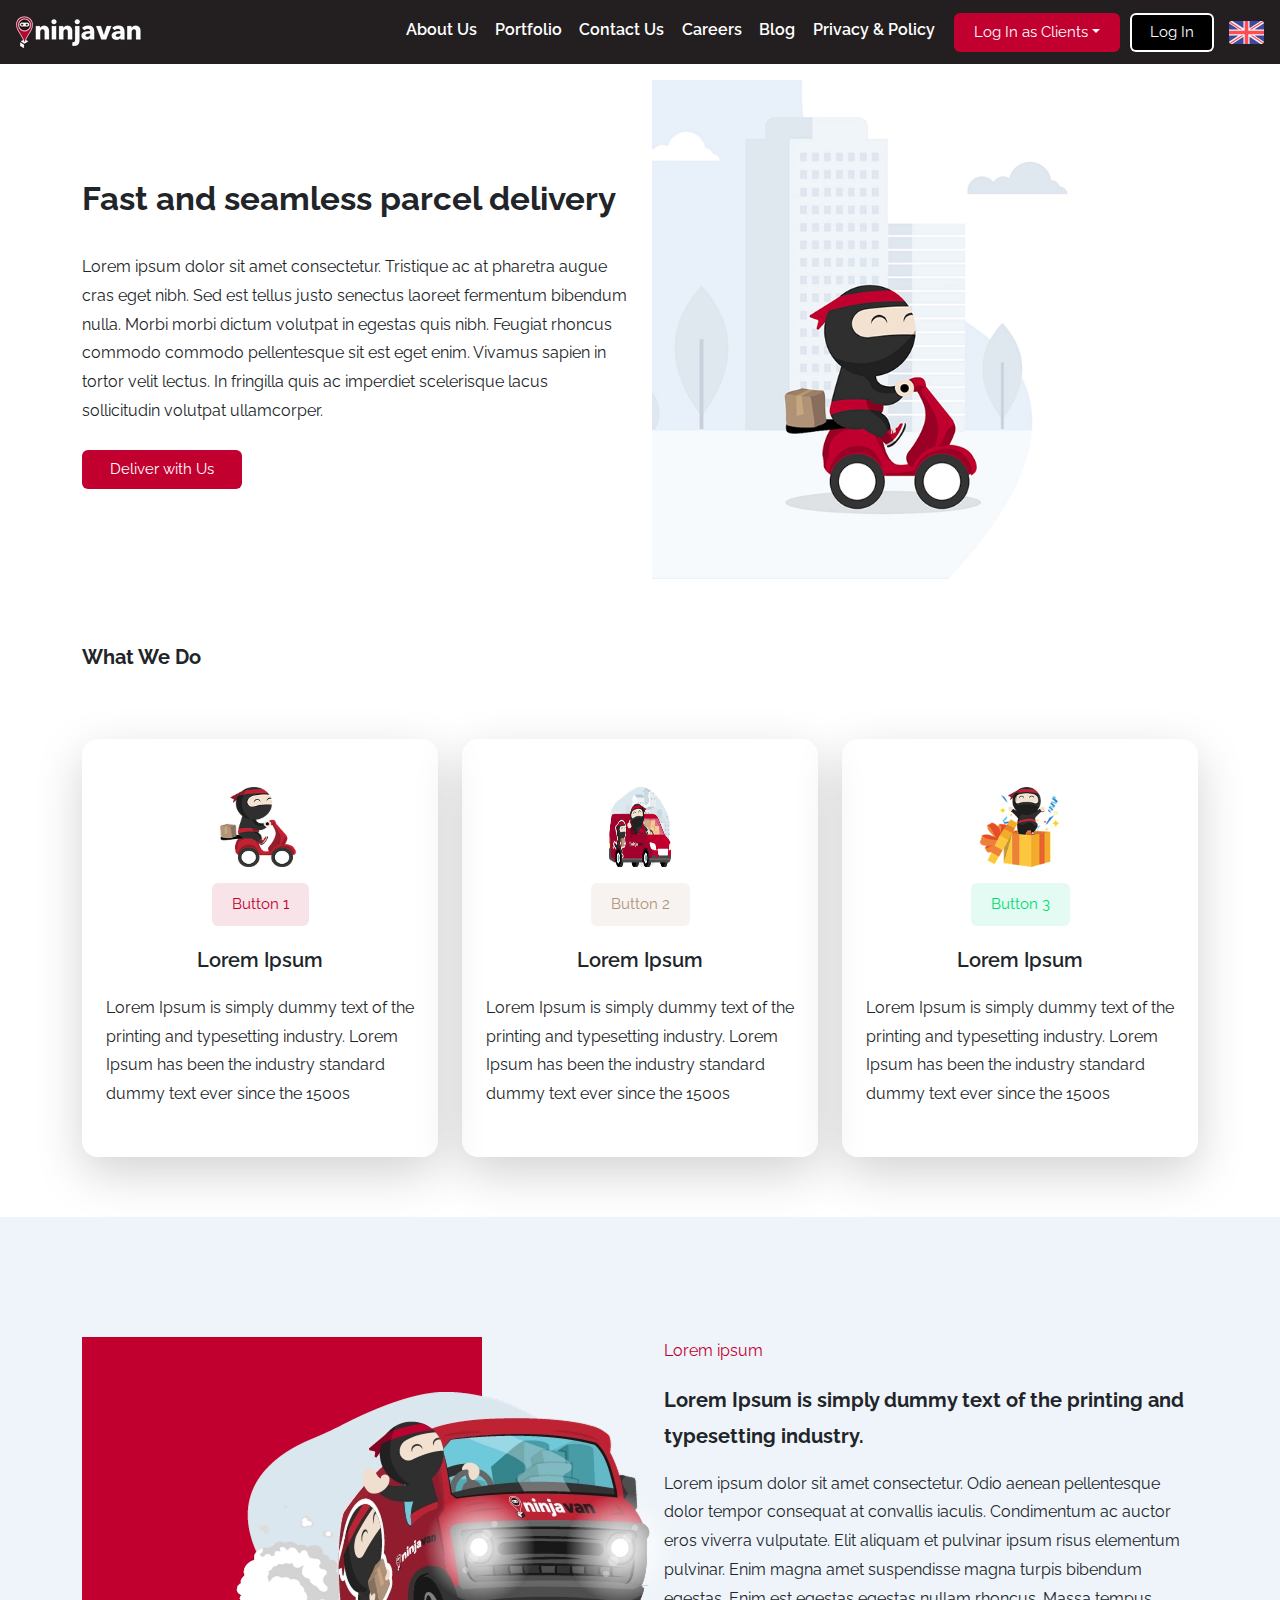
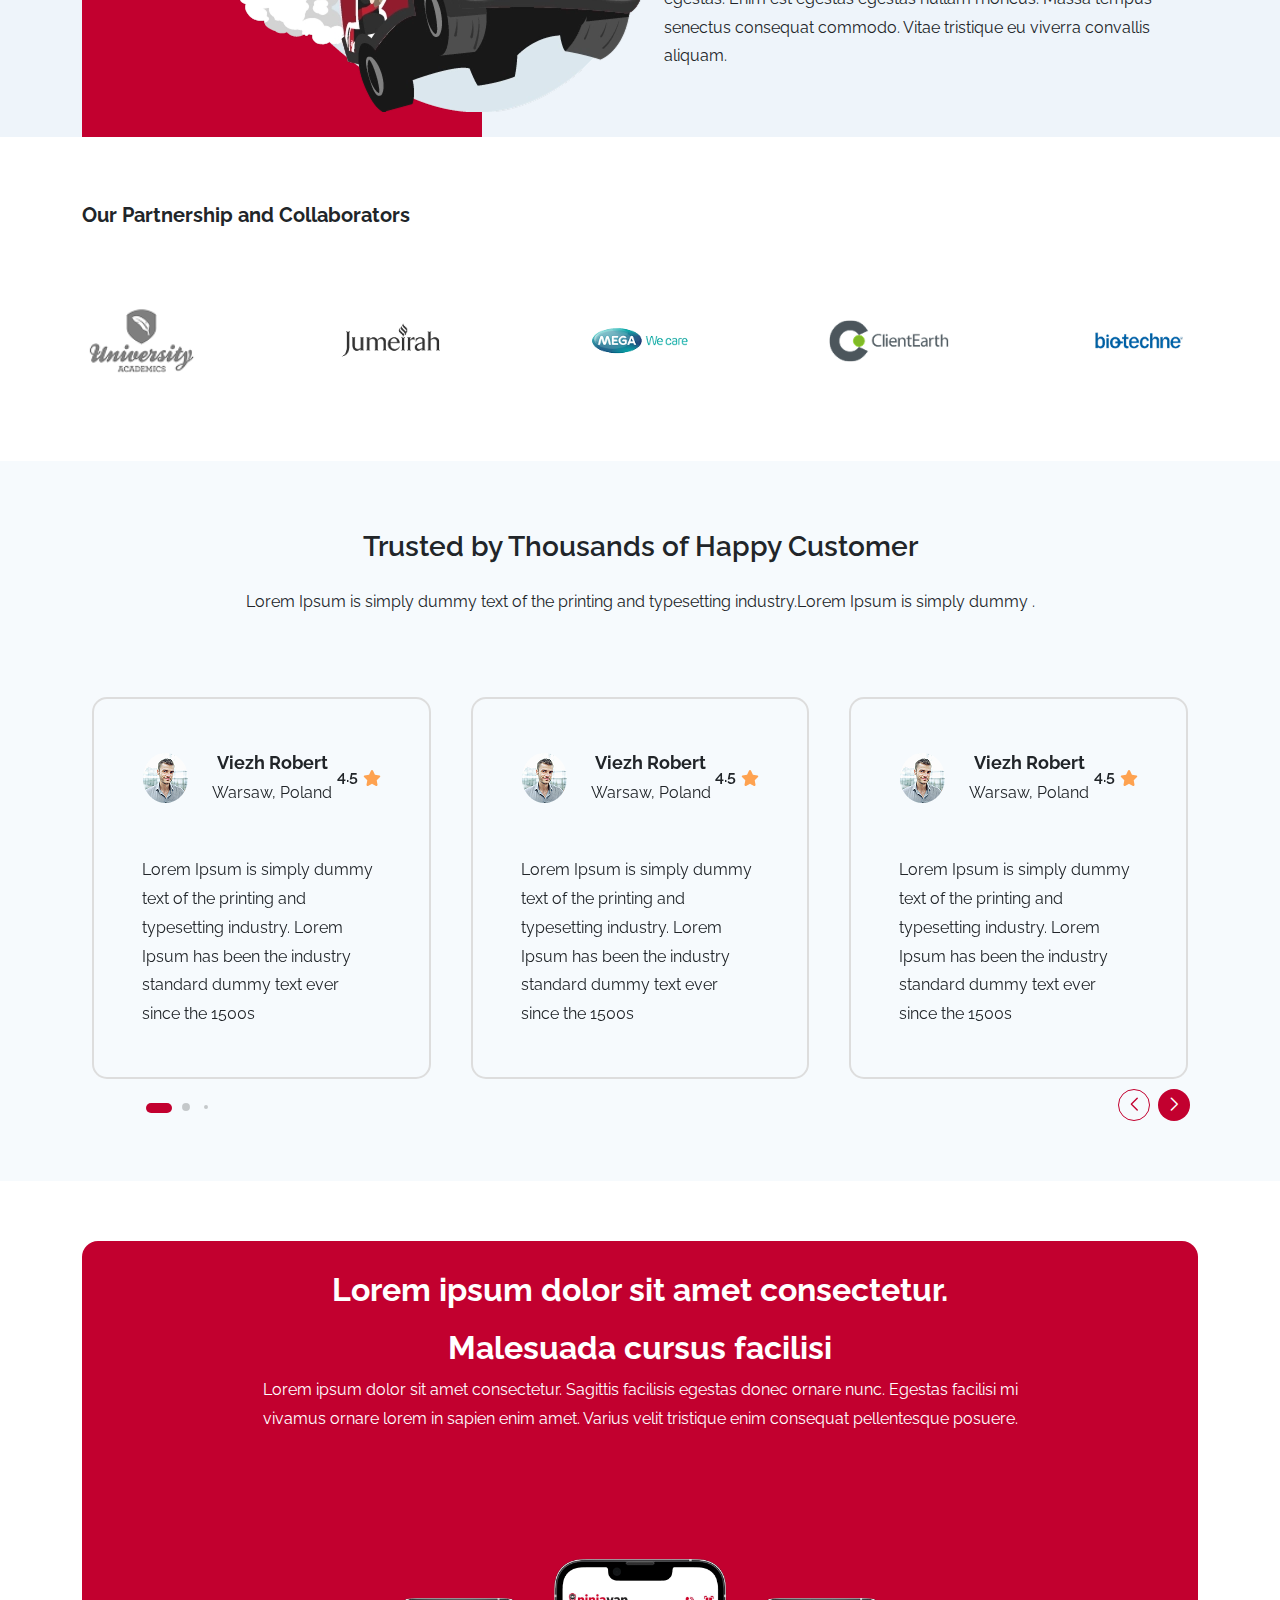
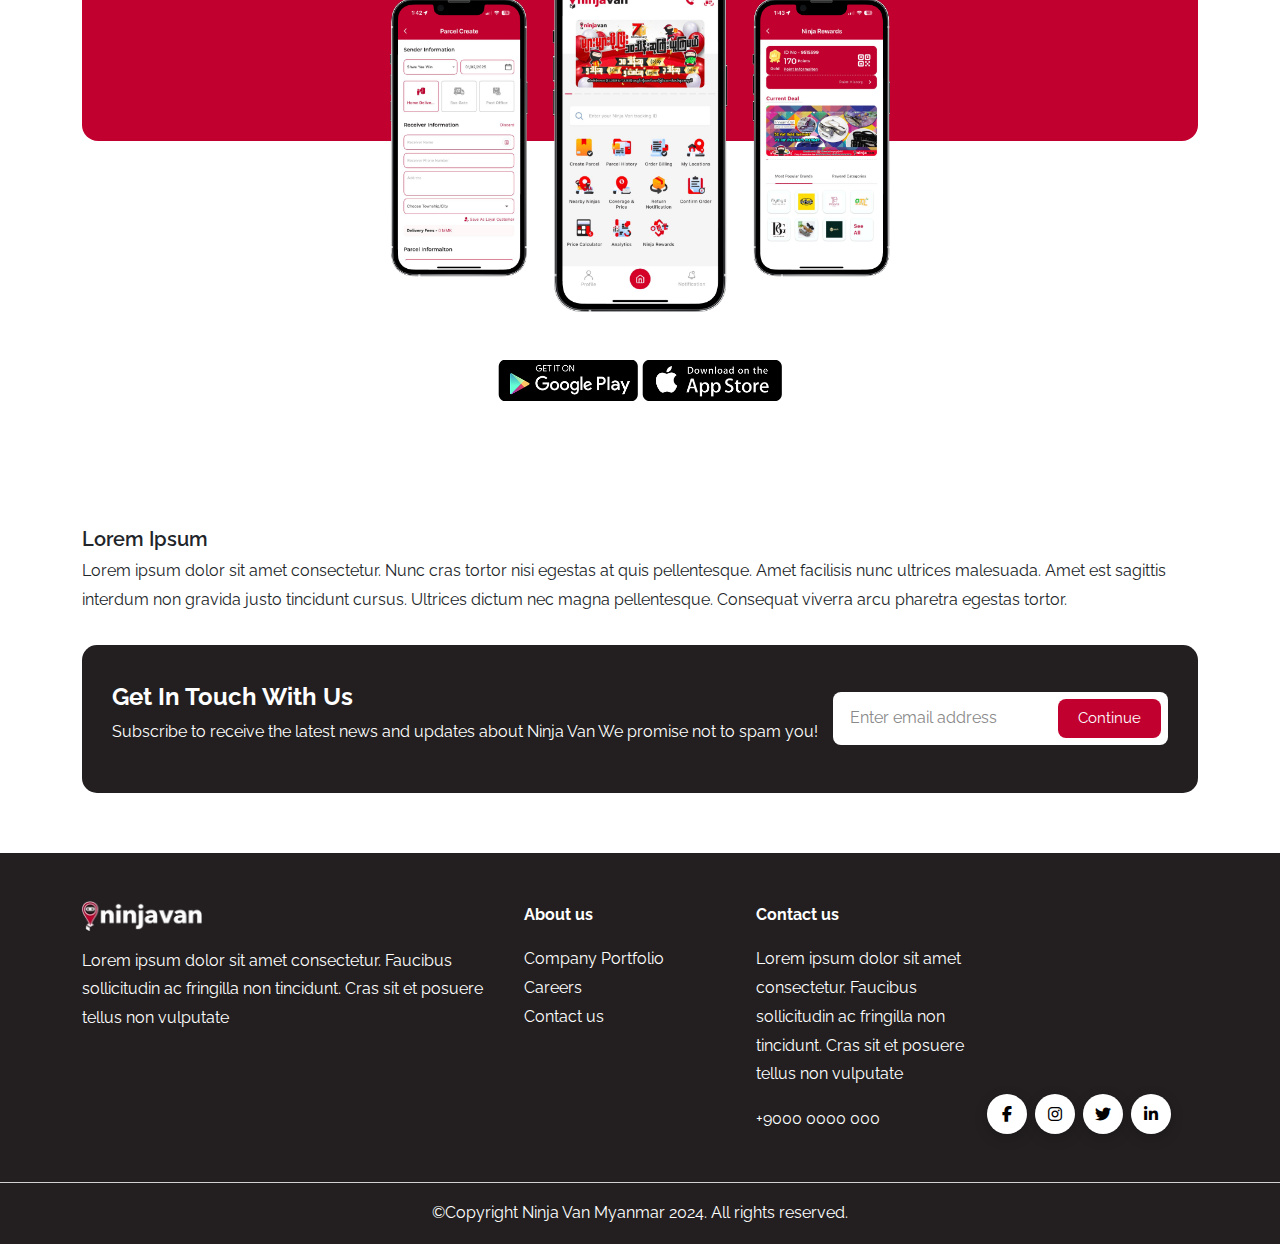
<file: index.html>
<!doctype html>
<html lang="en">

<head>
    <meta charset="UTF-8" />
    <link rel="icon" type="image/svg+xml" href="/images/favicon.png" />
    <meta name="viewport" content="width=device-width, initial-scale=1.0" />
    <!-- google font -->
    <link href="https://fonts.googleapis.com/css2?family=Raleway:ital,wght@0,100..900;1,100..900&display=swap"
        rel="stylesheet">
    <!-- bootstrap -->
    <link href="https://cdn.jsdelivr.net/npm/bootstrap@5.3.3/dist/css/bootstrap.min.css" rel="stylesheet"
        integrity="sha384-QWTKZyjpPEjISv5WaRU9OFeRpok6YctnYmDr5pNlyT2bRjXh0JMhjY6hW+ALEwIH" crossorigin="anonymous">
    <!-- swiper -->
    <link rel="stylesheet" href="https://cdn.jsdelivr.net/npm/swiper@11/swiper-bundle.min.css" />

    <!-- fontawsome -->
    <link rel="stylesheet" href="https://cdnjs.cloudflare.com/ajax/libs/font-awesome/6.7.2/css/all.min.css"
        integrity="sha512-Evv84Mr4kqVGRNSgIGL/F/aIDqQb7xQ2vcrdIwxfjThSH8CSR7PBEakCr51Ck+w+/U6swU2Im1vVX0SVk9ABhg=="
        crossorigin="anonymous" referrerpolicy="no-referrer" />

    <title>Ninjavan Myanmar</title>
    <link rel="stylesheet" href="./css/general.css">
    <link rel="stylesheet" href="./css/style.css">
    <link rel="stylesheet" href="./css/queries.css" />
</head>

<body>
    <header class="header">
        <a href="#/" id="logo">
            <img src='./images/ninjavan-logo.png' alt="Logo Image" />
        </a>
        <nav class="main-nav">
            <ul class="main-nav-list">
                <li>
                    <a href="#/about" data-link class="main-nav-link">About Us</a>
                </li>
                <li>
                    <a href="#/portfolio" data-link class="main-nav-link">Portfolio</a>
                </li>
                <li>
                    <a href="#/contact" data-link class="main-nav-link">Contact Us</a>
                </li>
                <li>
                    <a href="#/careers" data-link class="main-nav-link">Careers</a>
                </li>
                <li>
                    <a href="#/blog" data-link class="main-nav-link">Blog</a>
                </li>
                <li>
                    <a href="#/privacy-policy" data-link class="main-nav-link">Privacy & Policy</a>
                </li>
            </ul>
            <div class="element-center">
                <div class="dropdown">
                    <button class="custom-btn primary-btn dropdown-toggle" type="button" data-bs-toggle="dropdown"
                        aria-expanded="false">Log In as Clients</button>
                    <ul class="dropdown-menu">
                        <li><a class="dropdown-item" href="https://partner.ninjavan-mm.co/" target="_blank">Partner Portal</a>
                        </li>
                        <li><a class="dropdown-item" href="https://loyalty.ninjavan-mm.co/" target="_blank">Loyalty Portal</a>
                        </li>
                    </ul>
                </div>
                <button class="custom-btn secondary-btn text-white bg-black">
                    <a href="https://www.ninjavan-mm.co/" target="_blank"
                        style="text-decoration: none;color: white;">Log In</a>
                </button>
                <div id="languageSwitcher" class="flag-container">
                    <img id="flagIcon" src="./images/uk.svg" alt="UK Flag" style="width: 35px;height: 35px;">
                </div>
            </div>
        </nav>
        <button id="btn-mobile-nav">
            <img class="icon-mobile-nav" name="menu-outline" src='./images/menu.svg' alt="Menu Toggle" />
            <i class="fa-solid fa-xmark icon-mobile-nav fs-1" name="close-outline"></i>
        </button>
    </header>

    <main id="app">Loading...</main>

    <!-- footer -->
    <section class="bg-white" style="padding-block: 60px;">
        <div class="container">
            <div class="mb-4">
                <span class="fw-semibold fs-5">Lorem Ipsum</span>
                <p>Lorem ipsum dolor sit amet consectetur. Nunc cras tortor nisi egestas at quis pellentesque. Amet
                    facilisis nunc ultrices malesuada. Amet est sagittis interdum non gravida justo tincidunt cursus.
                    Ultrices dictum nec magna pellentesque. Consequat viverra arcu pharetra egestas tortor.</p>
            </div>
            <div class="footer-card">
                <div>
                    <span class="fw-bold fs-4">Get In Touch With Us</span>
                    <p>Subscribe to receive the latest news and updates about Ninja Van
                        We promise not to spam you! </p>
                </div>
                <Card class="custom-card d-flex">
                    <input type="text" id="myInput" placeholder="Enter email address" />
                    <button class="custom-btn primary-btn" style="border-radius: 8px;">Continue</button>
                </Card>
            </div>
        </div>
    </section>
    <footer>
        <div class="container footer-container">
            <div class="d-flex flex-column align-items-start">
                <img src='./images/ninjavan-logo.png' alt="Logo Image" style="width: 120px;height: 30px;"
                    class="mb-3" />
                <p>
                    Lorem ipsum dolor sit amet consectetur. Faucibus sollicitudin ac fringilla non tincidunt. Cras
                    sit et posuere tellus non vulputate
                </p>
            </div>
            <div class="footer-item">
                <span class="fw-bold mb-3">About us</span>
                <p class="d-flex flex-column">
                    <span>Company Portfolio</span>
                    <span>Careers</span>
                    <span>Contact us</span>
                </p>
            </div>
            <div class="footer-item">
                <span class="fw-bold mb-3">Contact us</span>
                <p>Lorem ipsum dolor sit amet consectetur. Faucibus sollicitudin ac fringilla non tincidunt. Cras
                    sit et posuere tellus non vulputate</p>
                <span>+9000 0000 000</span>
            </div>
            <div class="d-flex align-items-end column-gap-2">
                <div class="icon-circle"><i class="fa-brands fa-facebook-f" style="color: black;"></i></div>
                <div class="icon-circle"><i class="fa-brands fa-instagram" style="color: black;"></i></div>
                <div class="icon-circle"><i class="fa-brands fa-twitter" style="color: black;"></i></div>
                <div class="icon-circle"><i class="fa-brands fa-linkedin-in" style="color: black;"></i></div>
            </div>
        </div>
        <div class="footer-divider"></div>
        <div class="text-center py-3">
            <span>&copy;Copyright Ninja Van Myanmar 2024. All rights reserved.</span>
        </div>
    </footer>
    <script src="https://cdn.jsdelivr.net/npm/swiper@11/swiper-bundle.min.js"></script>
    <script src="https://cdn.jsdelivr.net/npm/bootstrap@5.3.3/dist/js/bootstrap.bundle.min.js"
        integrity="sha384-YvpcrYf0tY3lHB60NNkmXc5s9fDVZLESaAA55NDzOxhy9GkcIdslK1eN7N6jIeHz"
        crossorigin="anonymous"></script>
    <script src="./js/main.js"></script>
</body>

</html>
</file>
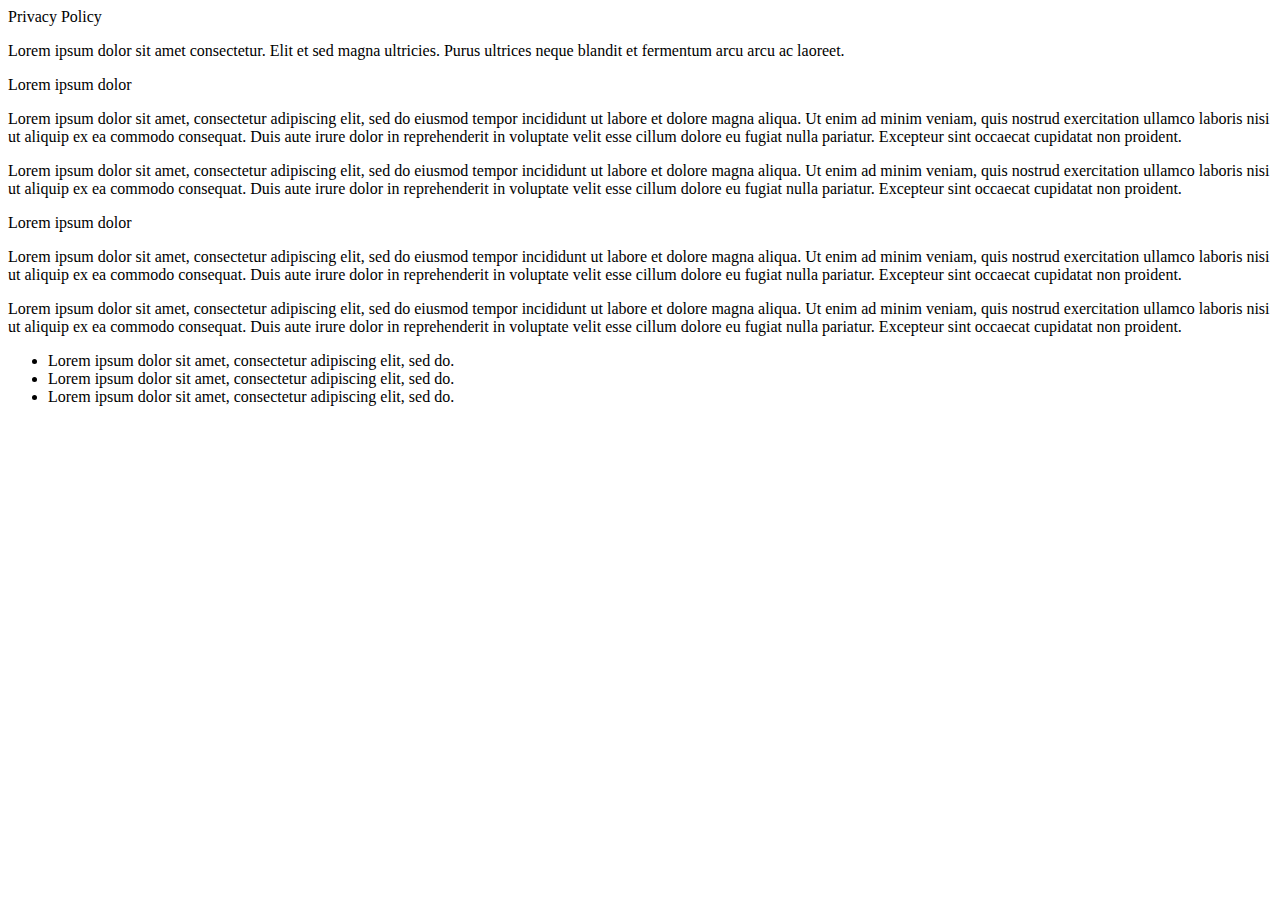
<file: pages/privacy-policy.html>
<!doctype html>
<html lang="en">

<head>
    <meta charset="UTF-8" />
    <link rel="icon" type="image/svg+xml" href="/vite.svg" />
    <meta name="viewport" content="width=device-width, initial-scale=1.0" />
    <title>Privacy Policy</title>
</head>

<body>
    <section class="top-padding">
        <div class="container section-padding">
            <div class="text-center mb-5">
                <span class="main-title">Privacy Policy</span>
                <div class="custom-div-width mx-auto">
                    <p class="mt-2">Lorem ipsum dolor sit amet consectetur. Elit et sed magna ultricies. Purus ultrices
                        neque blandit et fermentum arcu arcu ac laoreet.</p>
                </div>
            </div>
            <div class="custom-div-width mx-auto">
                <div class="sub-title">Lorem ipsum dolor</div>
                <p class="mt-2">
                    Lorem ipsum dolor sit amet, consectetur adipiscing elit, sed do eiusmod tempor incididunt ut labore
                    et dolore magna aliqua. Ut enim ad minim veniam, quis nostrud exercitation ullamco laboris nisi ut
                    aliquip ex ea commodo consequat. Duis aute irure dolor in reprehenderit in voluptate velit esse
                    cillum dolore eu fugiat nulla pariatur. Excepteur sint occaecat cupidatat non proident.
                </p>
                <p class="mt-2">
                    Lorem ipsum dolor sit amet, consectetur adipiscing elit, sed do eiusmod tempor incididunt ut labore
                    et dolore magna aliqua. Ut enim ad minim veniam, quis nostrud exercitation ullamco laboris nisi ut
                    aliquip ex ea commodo consequat. Duis aute irure dolor in reprehenderit in voluptate velit esse
                    cillum dolore eu fugiat nulla pariatur. Excepteur sint occaecat cupidatat non proident.
                </p>
            </div>
            <div class="custom-div-width mx-auto">
                <div class="sub-title">Lorem ipsum dolor</div>
                <p class="mt-2">
                    Lorem ipsum dolor sit amet, consectetur adipiscing elit, sed do eiusmod tempor incididunt ut labore
                    et dolore magna aliqua. Ut enim ad minim veniam, quis nostrud exercitation ullamco laboris nisi ut
                    aliquip ex ea commodo consequat. Duis aute irure dolor in reprehenderit in voluptate velit esse
                    cillum dolore eu fugiat nulla pariatur. Excepteur sint occaecat cupidatat non proident.
                </p>
                <p class="mt-2">
                    Lorem ipsum dolor sit amet, consectetur adipiscing elit, sed do eiusmod tempor incididunt ut labore
                    et dolore magna aliqua. Ut enim ad minim veniam, quis nostrud exercitation ullamco laboris nisi ut
                    aliquip ex ea commodo consequat. Duis aute irure dolor in reprehenderit in voluptate velit esse
                    cillum dolore eu fugiat nulla pariatur. Excepteur sint occaecat cupidatat non proident.
                <ul>
                    <li>Lorem ipsum dolor sit amet, consectetur adipiscing elit, sed do.</li>
                    <li>Lorem ipsum dolor sit amet, consectetur adipiscing elit, sed do.</li>
                    <li>Lorem ipsum dolor sit amet, consectetur adipiscing elit, sed do.</li>
                </ul>
                </p>
            </div>
        </div>
    </section>
</body>

</html>
</file>
<file: css/general.css>
* {
    margin: 0;
    padding: 0;
    box-sizing: border-box;
}

*:focus {
    outline: none;
}

html {
    /* scroll-behavior: smooth; */
    overflow-x: hidden;
}

body {
    font-family: "Raleway", serif;
    font-weight: 400;
    line-height: 1.8;
}

ul {
    margin-bottom: 0;
    padding-left: 1rem;
}

/*************************/
/* General Component */
/*************************/

.element-center {
    display: flex;
    justify-content: center;
    align-items: center;
}

.top-padding{
    padding-top: 40px;
}

.primary-color{
    color: #c2002f;
}

.main-title{
    font-weight: bolder;
    font-size: calc(1.325rem + .9vw);
}

.sub-title{
    font-weight: 600;
    font-size: calc(1.3rem + .6vw) !important;
}

/* bg color */

.primary-bg{
    background-color: #c2002f;
}
.light-blue-bg{
    background-color: #EEF4FA;;
}

.lighter-blue-bg{
    background-color: #F6FAFD;;
}

/* btn */
.custom-btn{
    border: 0;
    border-radius: 6px;
    padding-block: 6px;
    padding-inline: 20px;
    font-size: 15px;
    font-family: "Raleway", serif;
    cursor: pointer;
}

.primary-btn {
    color: #fff;
    background-color: #c2002f;
}

.secondary-btn {
    box-shadow: inset 0 0 0 2px #fff;
    background-color: transparent;
}

.btn-link{
    border: 0;
    border-radius: 6px;
    padding-block: 6px;
    background-color: transparent;
    text-decoration: none;
    padding-inline: 20px;
    font-size: 15px;
    font-family: "Raleway", serif;
    cursor: pointer;
}
.btn-link:hover{
    color: blue;
    text-decoration: underline;
}

.btn-tag{
    background: transparent;
    border-radius: 50px;
    padding-block: 4px;
    padding-inline: 8px;
    font-size: 12px;
}

#myInput::placeholder {
    font-family: "Raleway", serif;
    color: #898989;
}

#myInput {
    border: none;
    outline: none;
    padding-inline: 10px;
}

.custom-card {
    background-color: #fff;
    border-radius: 8px;
    padding: 7px;
}

.section-padding {
    padding-block: 60px;
}

.col-divider {
    width: 1px;
    height: 90px;
    background: #D8D8D8;
    display: block;
}

.row-divider{
    width: 100%;
    height: 1px;
    background: #D8D8D8;
    display: none;
}

.custom-div-width{
    width: 70%;
}
</file>
<file: css/style.css>
/*************************/
/* Header Component */
/*************************/

.header {
    position: fixed;
    top: 0;
    left: 0;
    width: 100%;
    background: #231F20;
    height: 4rem;
    padding: 0 4.8rem;
    display: flex;
    align-items: center;
    justify-content: space-between;
    transition: all 0.3s ease;
    z-index: 1000;
}

/*************************/
/* Navigation */
/*************************/
.main-nav {
    display: flex;
    align-items: center;
    gap: 3.2rem;
}

.main-nav-list {
    list-style-type: none;
    display: flex;
    align-items: center;
    gap: 3.2rem;
}

.main-nav-link {
    color: #fff;
    text-decoration: none;
    transition: color 0.3s ease;
    font-weight: 600;
    font-size: 16px;
    border-bottom: 3px solid transparent; 
    transition: border-bottom 0.5s;
}

.main-nav-link:link,
.main-nav-link:visited {
    text-decoration: none;
    color: #fff;
    font-weight: 600;
    display: inline-block;
    transition: all 0.3s ease;
}

.main-nav-link:hover,
.main-nav-link.active {
    outline: none;
    border-bottom: 3px solid #c2002f;
  }

/* Mobile Navigation */
#btn-mobile-nav {
    border: none;
    background: none;
    cursor: pointer;
    display: none;
}

.icon-mobile-nav[name="close-outline"] {
    display: none;
}

.header .element-center {
    gap: 10px;
}

.flag-container {
    cursor: pointer;
    display: flex;
    align-items: center;
    margin-left: 20px;
}

.flag-icon {
    width: 35px;
    height: 35px;
}

/* what we do section */
.divImg {
    width: 400px;
    height: 400px;
    background-color: #c2002f;
}

.divImg img {
    padding-top: 55px;
    padding-left: 100px;
}

.last-mile-bg {
    background-color: rgba(238, 244, 250, 1);
}

/* testimonial section  */

.carousel-card {
    cursor: pointer;
    background-color: transparent !important;
    border: 2px solid rgba(221, 221, 221, 1);
    transition: background-color 0.3s ease, border-color 0.3s ease;
    border-radius: 15px;
}

.carousel-card:hover {
    background-color: #fff !important;
    border: 2px solid rgba(194, 0, 47, 1);
}

.swiper {
    width: 100%;
    height: auto;
    margin-top: 70px;
}

.swiper-wrapper {
    padding-bottom: 2rem;
}

.swiper-slide {
    display: flex;
    justify-content: center;
    align-items: center;
    padding: 10px;
    border-radius: 10px;
    /* text-align: center; */
}

.swiper-pagination-bullet {
    height: 12px;
    width: 12px;
}

.swiper-pagination-bullet-active {
    background-color: #c2002f;
    height: 10px;
    width: 26px;
    border-radius: 10px;
}

.swiper-pagination-bullets.swiper-pagination-bullets-dynamic {
    left: 5% !important;
}

.swiper-button-prev,
.swiper-button-next {
    position: absolute;
    height: 32px;
    width: 32px;
    background: var(--siderBg);
    z-index: 10;
    right: 48px;
    left: auto;
    top: auto;
    bottom: 16px;
    transform: translateY(50%);
    color: var(--itemBg);
    border-radius: 50%;
}

.swiper-button-next {
    right: 8px;
}

.swiper-button-prev::after,
.swiper-button-next::after {
    font-size: 0.8rem;
    font-weight: bold;
}

.swiper-button-prev {
    border: 1px solid #c2002f;
    color: #c2002f;
}

.swiper-button-next {
    background-color: #c2002f;
    color: #fff;
}

/* footer */

.footer-container {
    display: grid;
    grid-template-columns: 2fr 1fr 1fr 1fr;
    gap: 20px;
    padding-block: 3rem;
}

.footer-item {
    display: flex;
    flex-direction: column;
    align-items: flex-start;
}

.footer-divider {
    width: 100%;
    height: 1px;
    background: #D2D2D2;
}

.footer-card {
    background-color: #231F20;
    color: #fff;
    padding: 30px;
    border-radius: 15px;
    display: flex;
    justify-content: space-between;
    align-items: center;
    margin-top: 30px;
}

.icon-circle {
    width: 40px;
    height: 40px;
    border-radius: 50%;
    background-color: #fff;
    display: flex;
    align-items: center;
    justify-content: center;
    box-shadow: 0 4px 14px 0 rgba(0, 0, 0, 0.2);
}

footer {
    background-color: #231F20;
    color: #fff;
}

#btn-live-chat{
    position: fixed;
    bottom: 30px;
    right: 30px;
    border: none;
    background: transparent;
    z-index: 1000;
}

/* About Us Section */

.about-img-one {
    width: 696px;
}

.portfolio-img,
.about-img-two {
    width: 400px;
}

.about-img-three {
    width: 400px;
}

.custom-gap {
    gap: 7rem;
}

.form-width {
    width: 50%;
    margin: 0 auto;
}

/* careers */
.career-box {
    background: linear-gradient(#FFDEDE, #FFF0F0);
    padding-inline: 16px;
    padding-block: 21px;
    width: 210px;
    height: 90px;
}

.steps-container {
    position: relative;
    max-width: 800px;
    margin: auto;
}

.step {
    display: flex;
    position: relative;
    margin-bottom: 20px;
}

.step-number {
    width: 40px;
    height: 40px;
    border-radius: 50%;
    background-color: #fff;
    color: #231F20;
    display: flex;
    align-items: center;
    justify-content: center;
    font-weight: bold;
    flex-shrink: 0;
    position: absolute;
    left: 50%;
    transform: translateX(-50%);
    z-index: 2;
    box-shadow: 0 2px 4px rgba(0, 0, 0, 0.1);
}

.step-title {
    font-size: 16px;
    font-weight: 600;
    margin-bottom: 5px;
}

.step-description {
    font-size: 14px;
    color: gray;
}

/* Vertical Line */
.step::before {
    content: "";
    position: absolute;
    width: 3px;
    height: 100%;
    background-color: #ccc;
    left: 50%;
    transform: translateX(-50%);
    /* left: 19px; */
    top: 40px;
}

.step:last-child::before {
    display: none;
}

.step-number-one{
    border: 3px solid #c2002f;
}

/* Positioning */
.step.left {
    justify-content: flex-start;
    padding-right: 50%;
}

.step.right {
    justify-content: flex-end;
    padding-left: 50%;
}

.step.left .step-content{
    margin-right: 35px;
    text-align: right;
}

.step.right .step-content{
    margin-left: 35px;
    text-align: left;
}

.step.last-step{
    justify-content: flex-start;
    padding-left: 27%;
}

/* tabs */

.tabs-container{
    display: flex;
    margin: auto;
    overflow: hidden;
}
.tab-buttons{
    display: flex;
    flex-direction: column;
    padding: 10px;
    padding-top: 0;
    width: 200px;
}
.tab-buttons button{
    background: none;
    border: none;
    padding: 8px;
    padding-left: 20px;
    cursor: pointer;
    text-align: left;
    transition: background 0.3s;
    white-space: nowrap;
}

.tab-buttons button.active {
    background: #fff;
    font-weight: bold;
    border-left: 4px solid #c2002f;
}

.tab-content {
    flex-grow: 1;
}

.tab-panel {
    display: none;
    background-color: #fff;
    padding: 20px 10px;
}

.tab-panel.active {
    display: block;
}
</file>
<file: css/queries.css>
@media (max-width: 575px){

    /* Mobile phones */
    .footer-container {
        display: none;
    }

    .footer-divider {
        display: none;
    }

    /* contact us */

    .col-divider {
        display: none;
    }

    .row-divider {
        display: block;
    }
}

@media (min-width: 576px) and (max-width: 767px) {

    /* Tablets */
    .navbar-links {
        gap: 20px;
    }

    .footer-container {
        display: none;
    }

    .footer-divider {
        display: none;
    }

    .last-mile-bg {
        background-color: transparent;
    }

    /* contact us */

    .col-divider {
        display: none;
    }

    .row-divider {
        display: block;
    }
}

/* @media (min-width: 769px) and (max-width: 999px) { */
    /* about us */
    /* .about-img-one {
        width: 100%;
    }

    .about-img-two {
        width: 100%;
    }

    .about-img-three {
        width: 100%;
    } */
/* } */

/* @media (min-width: 769px) and (max-width: 999px) {} */
@media (min-width: 768px) and (max-width: 991px){

}
@media (min-width: 992px) and (max-width: 1199px) {
    /* Small laptops */
    /* contact us */

    .col-divider {
        display: block;
    }

    .row-divider {
        display: none;
    }

    /* about us */
    .about-img-one {
        width: 400px;
    }

    .about-img-two {
        width: 350px;
    }

    .about-img-three {
        width: 350px;
    }

}

@media (min-width: 1120px) and (max-width: 1280px) {

    /* Large devices */
    .header {
        padding: 0 1rem;
    }

    .main-nav {
        gap: 1.2rem;
    }

    .main-nav-list {
        gap: 1.1rem;
    }

    .flag-container {
        margin-left: 5px;
    }

    /* contact us */

    .col-divider {
        display: block;
    }

    .row-divider {
        display: none;
    }

    .custom-gap {
        gap: 3rem;
    }

    /* about us */
    .about-img-one {
        width: 400px;
    }

    .about-img-two {
        width: 350px;
    }

    .about-img-three {
        width: 350px;
    }
}

/* max queries */
/* for max-xs */
@media (max-width: 575px){

}

/* for max-sm */
@media (max-width: 767px) {
    /* step */
    .step::before {
        left: 20px;
    }
    .step {
        flex-direction: row;
        padding: 0;
        justify-content: flex-start;
    }

    .step-number {
        left: 0;
        transform: none;
    }
    .step-content {
        width: calc(100% - 60px);
        margin-left: 50px;
    }
    .step.right {
        padding-left: 0;
    }
    .step.left{
        padding-right: 0;
    }
    .step.left .step-content{
        margin-left: 60px;
        text-align: left;
    }
    .step.last-step{
        padding-left: 3%;
    }

    /* tabs */
    .tab-header{
        padding: 3px;
        padding-bottom: 0;
        background-color: #c2002f;
        color: #fff;
    }

    .tabs-container {
        flex-direction: column;
    }

    .tab-buttons {
        flex-direction: row;
        width: 100%;
        background-color: #c2002f;
        overflow-x: auto;
        white-space: nowrap;
    }

    .tab-buttons::-webkit-scrollbar {
        height: 3px;
    }

    .tab-buttons::-webkit-scrollbar-thumb {
        background-color: #ccc;
    }

    .tab-buttons button.active {
        border-left: 0;
        background: #c2002f;
        color: #fff;
        border-bottom: 4px solid #fff;
    }

    .tab-buttons button {
        text-align: center;
        flex-shrink: 0;
        padding: 10px;
        min-width: 120px;
        color: rgb(255, 225, 255, 0.8);
    }

    .tab-panel {
        margin-top: 20px;
    }

    .position-btn{
        width: 100%;
    }

    /* custom width */
    .custom-div-width{
        width: 100%;
    }
}

/* for max-md */
@media (max-width: 991px) {

    .form-width {
        width: 100%;
    }

    /* about-us  */
    .about-img-one {
        width: 100%;
    }

    .about-img-two {
        width: 100%;
    }

    .about-img-three {
        width: 100%;
    }
}

/* for max-lg */

@media (max-width: 1199px){
    .header {
        padding: 0 0.8rem;
    }

    .main-nav {
        position: absolute;
        background-color: rgb(255, 225, 255, 0.5);
        top: 0;
        left: 0;
        width: 100%;
        height: 100vh;
        display: flex;
        flex-direction: column;
        align-items: center;
        justify-content: center;

        opacity: 0;
        transform: translateX(100%);
        visibility: hidden;
        transition: transform 0.3s ease, opacity 0.3s ease;
        backdrop-filter: blur(10px);
    }

    .nav-open .main-nav {
        opacity: 1;
        transform: translateX(0);
        visibility: visible;
        transition: transform 0.3s ease, opacity 0.3s ease;
    }

    .nav-open .icon-mobile-nav[name="close-outline"]{
        display: block;
        color: #fff;
    }
    .nav-open .icon-mobile-nav[name="menu-outline"]{
        display: none;
    }

    .main-nav-list {
        flex-direction: column;
        gap: 1.5rem;
    }

    .main-nav-link:link,
    .main-nav-link:visited {
        font-size: 1.5rem;
        color: #000;
    }

    #btn-mobile-nav {
        display: block;
        z-index: 1000;
    }

    .secondary-btn {
        /* background-color: #000; */
        box-shadow: none;
    }

    .flag-container {
        margin-left: 0;
    }

    /* what we do section */
    .divImg {
        width: 200px;
        height: 300px;
    }

    .divImg img {
        padding-top: 60px;
        padding-left: 10px;
        width: 370px;
    }

    /* footer */
    .footer-card {
        flex-direction: column;
        align-items: start;
    }

    .footer-container {
        grid-template-columns: 2fr 1fr;
    }

    .form-width {
        width: 70%;
    }
    
    .custom-gap {
        gap: 1.5rem;
    }
}

/* for max-xl */
@media (max-width: 1399px) {
    
}

/* for max-2xl */
@media (max-width:1536px) {}
</file>
